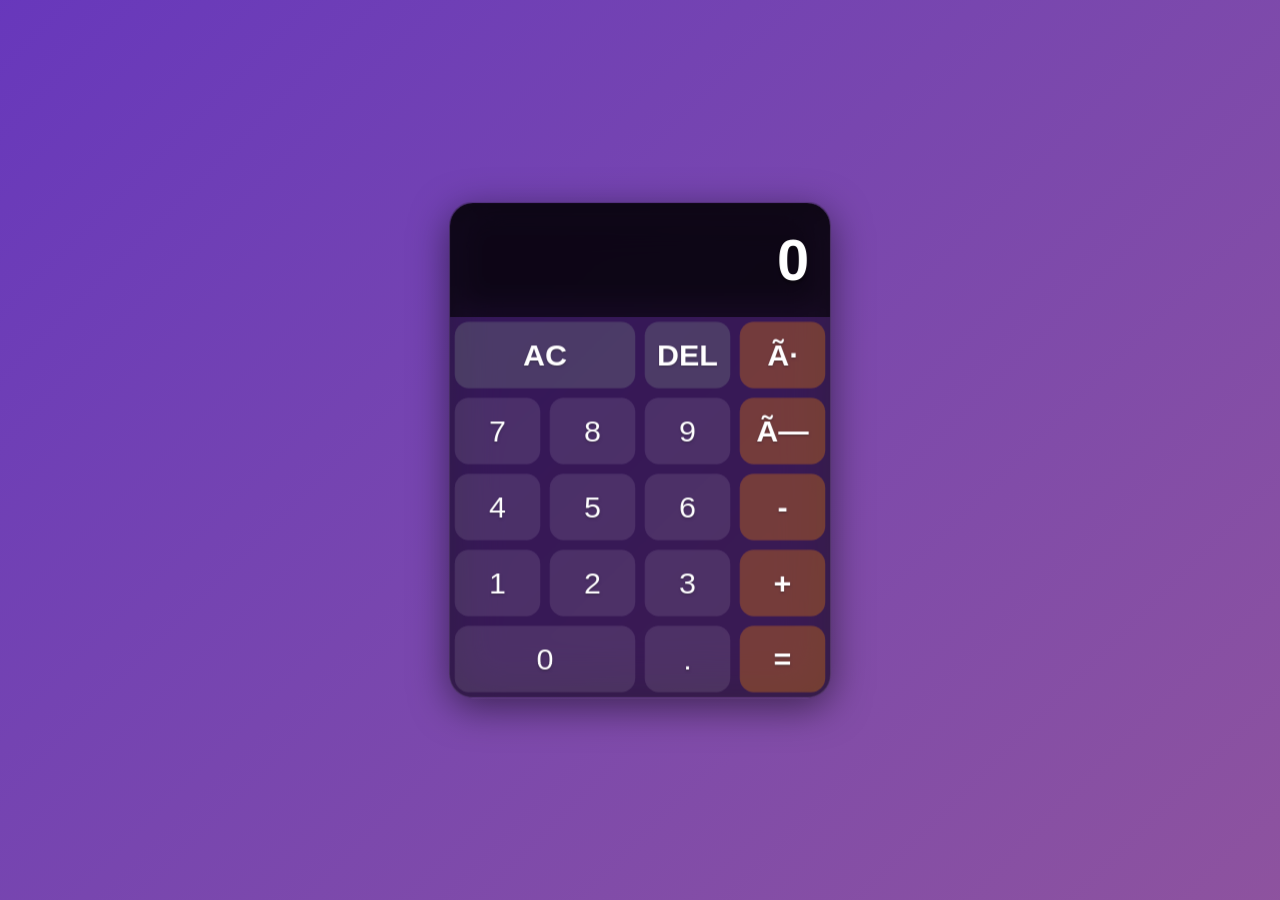
<file: calculator/index.html>
<!DOCTYPE html>
<html lang="en">
<head>
    <meta charset="UTF="UTF-8">
    <meta name="viewport" content="width=device-width, initial-scale=1.0">
    <title>Calculator</title>
    <link rel="stylesheet" href="style.css">
</head>
<body>
    <div class="calculator">
        <div class="display">
            <div class="previous-operand"></div>
            <div class="current-operand">0</div>
        </div>
        <button class="span-two clear">AC</button>
        <button class="delete">DEL</button>
        <button class="operation">÷</button>
        <button class="number">7</button>
        <button class="number">8</button>
        <button class="number">9</button>
        <button class="operation">×</button>
        <button class="number">4</button>
        <button class="number">5</button>
        <button class="number">6</button>
        <button class="operation">-</button>
        <button class="number">1</button>
        <button class="number">2</button>
        <button class="number">3</button>
        <button class="operation">+</button>
        <button class="span-two number">0</button>
        <button class="number">.</button>
        <button class="equals">=</button>
    </div>
    <script src="script.js"></script>
</body>
</html>
</file>
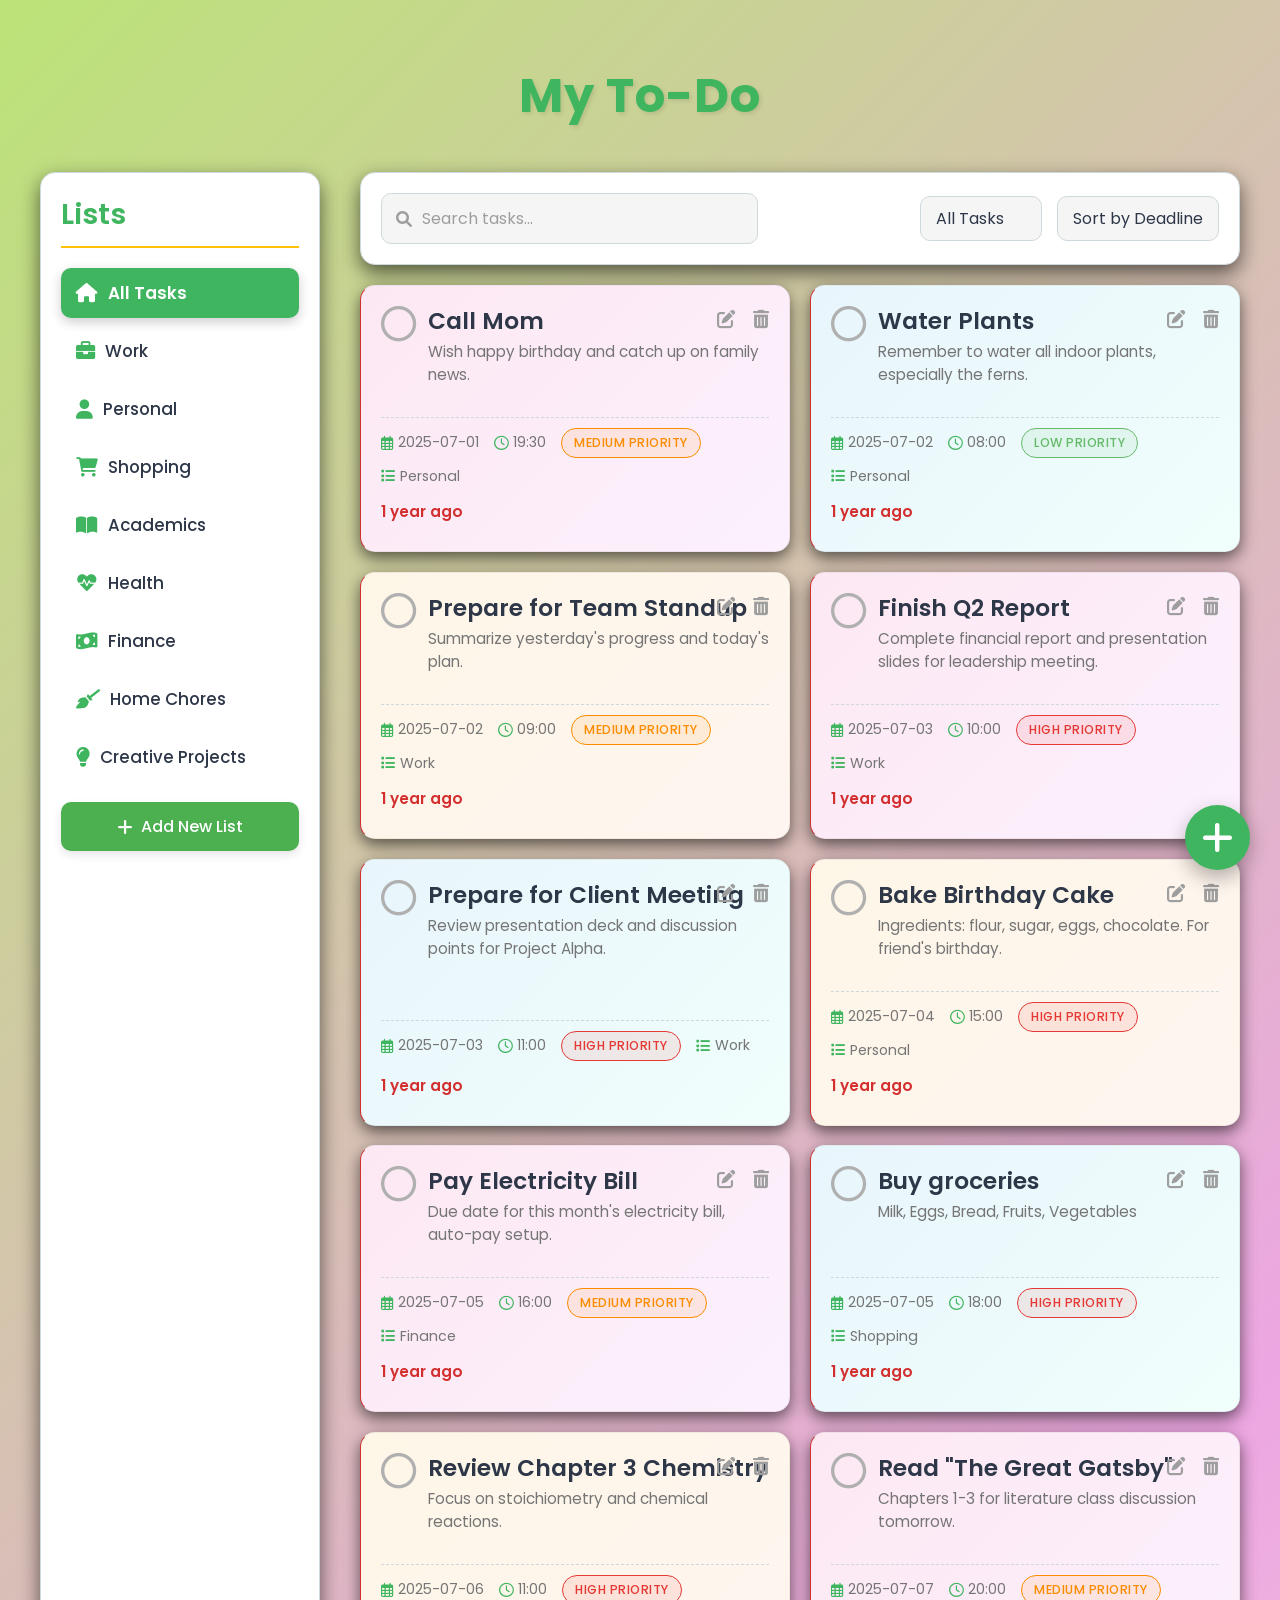
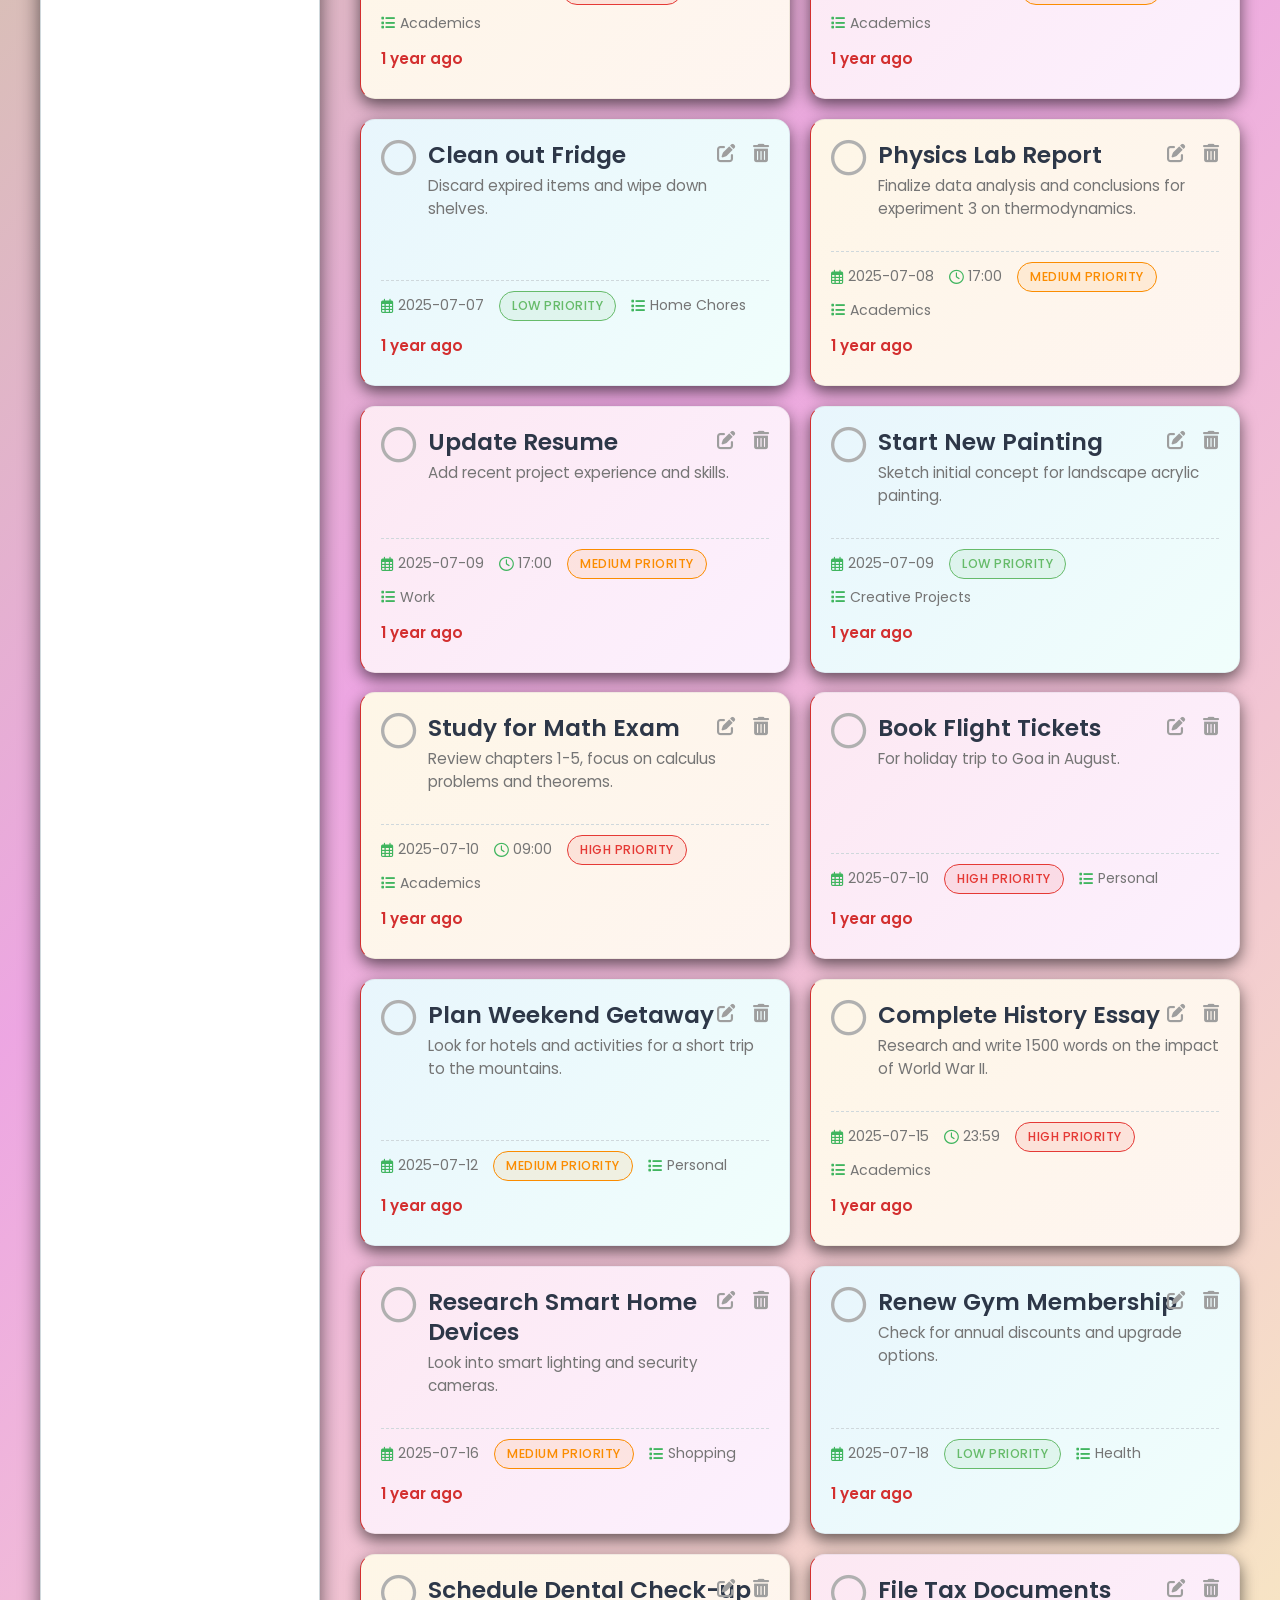
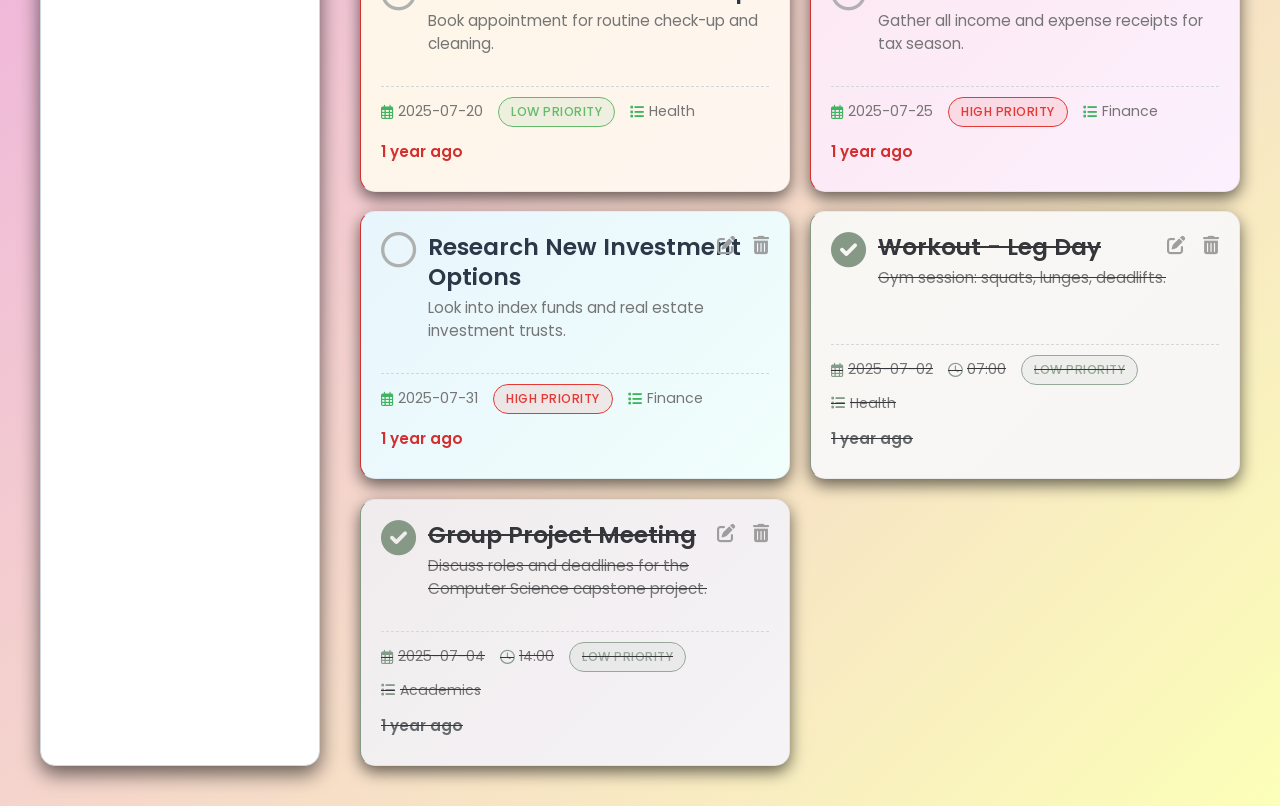
<file: to do/index.html>
<!DOCTYPE html>
<html lang="en">
<head>
    <meta charset="UTF-8">
    <meta name="viewport" content="width=device-width, initial-scale=1.0">
    <title>Vibrant To-Do App</title>
    <link rel="stylesheet" href="style.css">
    <link rel="stylesheet" href="https://cdnjs.cloudflare.com/ajax/libs/font-awesome/6.0.0-beta3/css/all.min.css">
</head>
<body>
    <div class="container">
        <header class="header">
            <h1>My To-Do</h1>
            </header>
        <main class="main-content">
            <aside class="sidebar">
                <h2>Lists</h2>
                <ul id="list-container" class="list-container">
                    </ul>
                <button id="add-list-button" class="add-list-button"><i class="fas fa-plus"></i> Add New List</button>
            </aside>

            <section class="task-section">
                <div class="controls">
                    <div class="search-bar">
                        <input type="text" id="search-input" placeholder="Search tasks..." aria-label="Search tasks">
                        <i class="fas fa-search"></i>
                    </div>
                    <div class="filter-sort-options">
                        <select id="filter-status" aria-label="Filter by status">
                            <option value="all">All Tasks</option>
                            <option value="active">Active</option>
                            <option value="completed">Completed</option>
                        </select>
                        <select id="sort-by" aria-label="Sort by">
                            <option value="deadline">Sort by Deadline</option>
                            <option value="priority">Sort by Priority</option>
                            <option value="status">Sort by Status</option>
                        </select>
                    </div>
                </div>

                <div id="task-list" class="task-list">
                    </div>

                <div class="no-tasks-message" id="no-tasks-message" style="display: none;">
                    No tasks to display. Add a new one!
                </div>
            </section>
        </main>

        <button id="add-task-btn" class="floating-action-button" aria-label="Add new task">
            <i class="fas fa-plus"></i>
        </button>

        <div id="task-modal" class="modal">
            <div class="modal-content">
                <span class="close-button" id="close-modal-btn">&times;</span>
                <h2 id="modal-title">Add New Task</h2>
                <form id="task-form" class="task-form">
                    <div class="form-group">
                        <label for="task-title">Title</label>
                        <input type="text" id="task-title" required>
                    </div>
                    <div class="form-group">
                        <label for="task-description">Description (Optional)</label>
                        <textarea id="task-description" rows="3"></textarea>
                    </div>
                    <div class="form-group-grid">
                        <div class="form-group">
                            <label for="task-due-date">Due Date</label>
                            <input type="date" id="task-due-date">
                        </div>
                        <div class="form-group">
                            <label for="task-due-time">Due Time (Optional)</label>
                            <input type="time" id="task-due-time">
                        </div>
                    </div>
                    <div class="form-group-grid">
                        <div class="form-group">
                            <label for="task-priority">Priority</label>
                            <select id="task-priority">
                                <option value="low">Low</option>
                                <option value="medium">Medium</option>
                                <option value="high">High</option>
                            </select>
                        </div>
                        <div class="form-group">
                            <label for="task-list-select">List</label>
                            <select id="task-list-select">
                                </select>
                        </div>
                    </div>
                    <button type="submit" id="form-submit-btn">Add Task</button>
                </form>
            </div>
        </div>
    </div>
    <script src="script.js"></script>
</body>
</html>
</file>
<file: calculator/style.css>
body {
    margin: 0;
    font-family: 'Segoe UI', Tahoma, Geneva, Verdana, sans-serif;
    /* Soft, Colorful Animated Background with multiple gradients */
    background:
        /* Top-left to bottom-right soft blue-purple gradient */
        linear-gradient(135deg, hwb(262 6% 20%), lab(62.63% 52.65 61.91)),
        /* Bottom-left to top-right soft teal-green gradient */
        linear-gradient(-45deg, #00c6ff, #fedc92);
    background-size: 400% 400%, 400% 400%; /* Make gradients much larger for expansive animation */
    background-position: 0% 50%, 100% 50%; /* Initial positions */
    animation: backgroundShift 25s ease infinite alternate,
               backgroundHueRotate 15s linear infinite; /* Two animations for subtle complexity */
    display: flex;
    justify-content: center;
    align-items: center;
    min-height: 100vh;
    overflow: hidden; /* Prevents scrollbars from the large animated background */
}

/* Keyframe animation for the main background shift */
@keyframes backgroundShift {
    0% {
        background-position: 0% 50%, 100% 50%;
    }
    50% {
        background-position: 100% 50%, 0% 50%;
    }
    100% {
        background-position: 0% 50%, 100% 50%;
    }
}

/* Additional keyframe animation for a subtle hue rotation on the background */
@keyframes backgroundHueRotate {
    0% { filter: hue-rotate(0deg); }
    100% { filter: hue-rotate(360deg); }
}

.calculator {
    display: grid;
    justify-content: center;
    align-content: center;
    grid-template-columns: repeat(4, 100px);
    grid-template-rows: minmax(120px, auto) repeat(5, 80px);
    /* Glassmorphism Effect with a DARK transparent background */
    background: rgba(0, 0, 0, 0.6); /* Dark semi-transparent black */
    backdrop-filter: blur(25px) saturate(150%); /* Stronger blur for depth */
    -webkit-backdrop-filter: blur(25px) saturate(150%); /* For Safari */
    border-radius: 25px; /* Even more rounded for a softer, modern look */
    border: 1px solid rgba(255, 255, 255, 0.1); /* Very subtle light border */
    box-shadow: 0 10px 40px 0 rgba(0, 0, 0, 0.5); /* Deeper, more diffused shadow */
    overflow: hidden; /* Ensures content respects border-radius */
    transform: scale(0.95); /* Slightly smaller initial scale */
    transition: transform 0.4s cubic-bezier(0.25, 0.8, 0.25, 1); /* Smoother transition */
}

.calculator:hover {
    transform: scale(1.02); /* Slight pop when hovering over the calculator */
    box-shadow: 0 15px 50px 0 rgba(0, 0, 0, 0.6); /* Enhanced shadow on hover */
}

/* Animations for all buttons */
.calculator > button {
    cursor: pointer;
    font-size: 2rem;
    border: none;
    outline: none;
    /* Button background for glassmorphism - dark transparent */
    background-color: rgba(255, 255, 255, 0.1); /* Very subtle transparent white for numbers */
    color: white; /* Default text color for buttons */
    text-shadow: 0 1px 2px rgba(0, 0, 0, 0.4); /* Subtle text shadow for readability */
    transition: background-color 0.2s ease-in-out, transform 0.1s ease-out, box-shadow 0.2s ease-in-out, color 0.2s ease-in-out;
    border-radius: 15px; /* Nicely rounded buttons */
    margin: 5px; /* Larger gap between buttons for visual separation */
    position: relative;
    overflow: hidden;
    z-index: 1;
}

/* Hover effect for buttons */
.calculator > button:hover {
    background-color: rgba(255, 255, 255, 0.2); /* Slightly more opaque on hover */
    transform: scale(1.1); /* More pronounced zoom effect */
    box-shadow: 0 0 30px rgba(255, 255, 255, 0.5); /* Stronger glow */
    z-index: 2;
}

/* Active (click) effect for buttons */
.calculator > button:active {
    transform: scale(0.9); /* Deeper press-in effect */
    box-shadow: inset 0 0 25px rgba(0, 0, 0, 0.6); /* Stronger inner shadow for depth */
    background-color: rgba(255, 255, 255, 0.05); /* Even more transparent on active */
}

.span-two {
    grid-column: span 2;
}

.display {
    grid-column: 1 / -1;
    /* Display background for glassmorphism - slightly darker blur */
    background: rgba(0, 0, 0, 0.4); /* Darker transparent for display */
    backdrop-filter: blur(18px); /* Slightly less blur than calculator body */
    -webkit-backdrop-filter: blur(18px);
    display: flex;
    flex-direction: column;
    align-items: flex-end;
    justify-content: space-around;
    padding: 25px 20px; /* More padding for a spacious feel */
    word-wrap: break-word;
    word-break: break-all;
    border-top-left-radius: 25px; /* Match calculator border-radius */
    border-top-right-radius: 25px; /* Match calculator border-radius */
    box-shadow: inset 0 8px 25px rgba(0, 0, 0, 0.5); /* Stronger inner shadow for display depth */
    color: white; /* Ensure text is visible */
    text-shadow: 0 2px 5px rgba(0, 0, 0, 0.6); /* Stronger text shadow for readability */
}

.display .previous-operand {
    color: rgba(255, 255, 255, .85); /* Brighter previous text */
    font-size: 1.9rem; /* Larger previous text */
}

.display .current-operand {
    color: white;
    font-size: 3.8rem; /* Larger current text for prominence */
    font-weight: bold;
    letter-spacing: 2px; /* More letter spacing */
}

/* Styling for operation and equals buttons - adjusted for glassmorphism */
.operation, .equals {
    background-color: rgba(255, 140, 0, 0.3) !important; /* Orange with more transparency */
    color: white;
    font-weight: bold;
}

.operation:hover, .equals:hover {
    background-color: rgba(255, 165, 0, 0.5) !important; /* Lighter orange on hover */
    box-shadow: 0 0 30px rgba(255, 140, 0, 0.8); /* Stronger orange glow */
}

.operation:active, .equals:active {
    background-color: rgba(204, 112, 0, 0.2) !important; /* Darker orange on active */
}

/* Styling for clear and delete buttons - adjusted for glassmorphism */
.clear, .delete {
    background-color: rgba(127, 140, 141, 0.3) !important; /* Gray with more transparency */
    color: white;
    font-weight: bold;
}

.clear:hover, .delete:hover {
    background-color: rgba(149, 165, 166, 0.5) !important; /* Lighter gray on hover */
    box-shadow: 0 0 25px rgba(127, 140, 141, 0.6); /* Gray glow */
}

.clear:active, .delete:active {
    background-color: rgba(98, 110, 111, 0.2) !important; /* Darker gray on active */
}
</file>
<file: to do/style.css>
@import url('https://fonts.googleapis.com/css2?family=Poppins:wght@300;400;500;600;700&display=swap');

:root {
    /* Vibrant, Simple Color Palette */
    --bg-primary: hwb(207 58% 7%); /* Soft Pinkish-Purple */
    --bg-secondary: #E3F2FD; /* Lighter Blue */
    --card-background: #ffffff; /* White (used for sidebar/controls, NOT task items now) */
    --text-color: #2D3748; /* Dark text */
    --heading-color: hsl(136, 48%, 48%); /* Deeper Blue */
    --accent-color-1: #FFC107; /* Amber */
    --accent-color-2: #4CAF50; /* Green */
    --shadow-light: rgba(0, 0, 0, 0.589); /* Soft shadow */
    --border-light: #CFD8DC; /* Light grey */
    --input-bg: #F5F5F5; /* Light grey for input fields */

    /* Priority Colors */
    --priority-high: #E53935; /* Red */
    --priority-medium: #FB8C00; /* Orange */
    --priority-low: #66BB6A; /* Green */

    /* Overdue Color */
    --overdue-color: #D32F2F; /* Darker Red for overdue status */

    /* New task item background gradients */
    --task-bg-gradient-1: linear-gradient(135deg, hsl(330, 80%, 95%), hsl(290, 90%, 97%)); /* Light pink/purple */
    --task-bg-gradient-2: linear-gradient(135deg, hsl(200, 80%, 95%), hsl(170, 90%, 97%)); /* Light blue/teal */
    --task-bg-gradient-3: linear-gradient(135deg, hsl(40, 90%, 95%), hsl(20, 90%, 97%));   /* Light orange/peach */
}

/* Base Styles */
* {
    box-sizing: border-box;
    margin: 0;
    padding: 0;
    font-family: 'Poppins', sans-serif; /* Ensure font consistency */
}

body {
    /* More pronounced linear gradient for a beautiful background */
    background: linear-gradient(135deg, hwb(82 47% 11%) 0%, hsl(309, 66%, 79%) 50%, hsl(63, 100%, 86%) 100%);
    color: var(--text-color);
    transition: background 0.5s ease;
    min-height: 100vh;
    display: flex;
    justify-content: center;
    align-items: flex-start;
    padding: 20px;
    font-size: 16px; /* Base font size */
}

/* Custom Scrollbar */
::-webkit-scrollbar {
    width: 8px;
    height: 8px;
}

::-webkit-scrollbar-track {
    background: var(--input-bg);
    border-radius: 10px;
}

::-webkit-scrollbar-thumb {
    background: var(--heading-color); /* Matches heading color */
    border-radius: 10px;
}

::-webkit-scrollbar-thumb:hover {
    background: var(--accent-color-1); /* Accent on hover */
}

/* Container */
.container {
    display: flex;
    flex-direction: column;
    width: 100%;
    max-width: 1200px;
    background-color: transparent;
}

/* Header */
.header {
    display: flex;
    justify-content: center; /* Center the title */
    align-items: center;
    padding: 20px 0;
    margin-bottom: 20px;
}

.header h1 {
    font-size: 3.0rem; /* Slightly larger for prominence */
    font-weight: 700;
    color: var(--heading-color);
    text-shadow: 2px 2px 4px rgba(0,0,0,0.1);
    letter-spacing: 1px; /* Slight letter spacing */
}

/* Main Content Layout */
.main-content {
    display: flex;
    flex-direction: column;
    gap: 20px;
}

/* Sidebar */
.sidebar {
    background-color: var(--card-background);
    padding: 20px;
    border-radius: 15px;
    box-shadow: 0 8px 20px var(--shadow-light);
    transition: background-color 0.3s ease, box-shadow 0.3s ease;
    border: 1px solid var(--border-light);
}

.sidebar h2 {
    font-size: 1.8rem;
    font-weight: 600;
    margin-bottom: 20px;
    color: var(--heading-color);
    border-bottom: 2px solid var(--accent-color-1);
    padding-bottom: 10px;
}

.list-container {
    list-style: none;
    margin-bottom: 20px;
}

.list-item {
    display: flex;
    align-items: center;
    padding: 12px 15px;
    margin-bottom: 8px;
    border-radius: 10px;
    cursor: pointer;
    color: var(--text-color);
    transition: background-color 0.2s ease, transform 0.2s ease, box-shadow 0.2s ease, color 0.2s ease;
    font-weight: 500;
    font-size: 1.05rem; /* Consistent font size */
    position: relative; /* Needed for pseudo-element for blink */
    overflow: hidden; /* To contain the blink pseudo-element */
}

.list-item i {
    margin-right: 10px;
    font-size: 1.2rem; /* Slightly larger icon */
    color: var(--heading-color);
}

/* Enhanced Blinking Effect for list items */
.list-item:hover {
    transform: translateX(5px);
    box-shadow: 0 4px 12px rgba(0, 0, 0, 0.1);
    /* Blinking effect on hover - more noticeable with background and text color */
    animation: listItemBlink 0.8s infinite alternate;
}

/* The active list item remains visually distinct */
.list-item.active {
    background-color: var(--heading-color);
    color: white;
    box-shadow: 0 4px 12px rgba(0, 0, 0, 0.2);
    font-weight: 600;
    /* Gentle pulse for active list item */
    animation: activeListItemPulse 2s infinite ease-in-out;
}

.list-item.active i {
    color: white;
}

/* Keyframes for the blinking/pulsing effect on list item hover */
@keyframes listItemBlink {
    0% {
        background-color: var(--bg-secondary);
        color: var(--text-color);
    }
    50% {
        background-color: var(--accent-color-1); /* Amber */
        color: #fff; /* White text for contrast */
    }
    100% {
        background-color: var(--bg-secondary);
        color: var(--text-color);
    }
}


/* Keyframes for the active list item pulse */
@keyframes activeListItemPulse {
    0% { transform: scale(1); box-shadow: 0 4px 12px rgba(0, 0, 0, 0.2); }
    50% { transform: scale(1.01); box-shadow: 0 6px 15px rgba(0, 0, 0, 0.3); }
    100% { transform: scale(1); box-shadow: 0 4px 12px rgba(0, 0, 0, 0.2); }
}


.add-list-button {
    background-color: var(--accent-color-2);
    color: white;
    border: none;
    padding: 12px 15px;
    border-radius: 10px;
    cursor: pointer;
    font-size: 1rem;
    font-weight: 500;
    width: 100%;
    display: flex;
    align-items: center;
    justify-content: center;
    transition: background-color 0.2s ease, transform 0.2s ease, box-shadow 0.2s ease;
    box-shadow: 0 4px 10px rgba(0, 0, 0, 0.1);
}

.add-list-button:hover {
    background-color: #5CB85C; /* Slightly darker green */
    transform: translateY(-3px);
    box-shadow: 0 6px 15px rgba(0, 0, 0, 0.15);
}

.add-list-button i {
    margin-right: 8px;
    font-size: 1.1rem;
}

/* Task Section */
.task-section {
    flex: 1;
}

.controls {
    background-color: var(--card-background);
    padding: 20px;
    border-radius: 15px;
    box-shadow: 0 8px 20px var(--shadow-light);
    margin-bottom: 20px;
    display: flex;
    flex-direction: column;
    gap: 15px;
    transition: background-color 0.3s ease, box-shadow 0.3s ease;
    border: 1px solid var(--border-light);
    /* Ensure elements are aligned nicely within controls */
    align-items: center;
    justify-content: space-between;
}

.search-bar {
    position: relative;
    width: 100%;
}

.search-bar input {
    width: 100%;
    padding: 12px 15px 12px 40px;
    border: 1px solid var(--border-light);
    border-radius: 10px;
    background-color: var(--input-bg);
    color: var(--text-color);
    font-size: 1rem;
    transition: border-color 0.2s ease, background-color 0.2s ease, box-shadow 0.2s ease;
}

.search-bar input::placeholder {
    color: #9E9E9E;
}

.search-bar input:focus {
    outline: none;
    border-color: var(--heading-color);
    box-shadow: 0 0 0 3px rgba(63, 81, 181, 0.3);
}

.search-bar i {
    position: absolute;
    left: 15px;
    top: 50%;
    transform: translateY(-50%);
    color: #9E9E9E;
}

.filter-sort-options {
    display: flex;
    gap: 15px;
    width: 100%;
    justify-content: flex-end;
}

.filter-sort-options select {
    padding: 10px 15px;
    border: 1px solid var(--border-light);
    border-radius: 10px;
    background-color: var(--input-bg);
    color: var(--text-color);
    font-size: 1rem;
    cursor: pointer;
    appearance: none;
    background-image: url('data:image/svg+xml;charset=UTF-8,%3Csvg%20xmlns%3D%22http%3A%2F%2Fwww.w3.org%2F2000%2Fsvg%22%20width%3D%2212%22%20height%3D%2212%20viewBox%3D%220%200%2012%2012%22%3E%3Cpath%20fill%3D%22%232d3748%22%20d%3D%22M7%209.5L5%207.5L3%209.5H7z%22%2F%3E%3C%2Fsvg%3E');
    background-repeat: no-repeat;
    background-position: right 10px center;
    background-size: 10px;
    transition: border-color 0.2s ease, background-color 0.2s ease, box-shadow 0.2s ease;
}

.filter-sort-options select:focus {
    outline: none;
    border-color: var(--heading-color);
    box-shadow: 0 0 0 3px rgba(63, 81, 181, 0.3);
}

/* Task List */
.task-list {
    display: grid;
    grid-template-columns: repeat(auto-fit, minmax(280px, 1fr));
    gap: 20px;
}

.no-tasks-message {
    text-align: center;
    padding: 40px 20px;
    color: #757575;
    font-size: 1.2rem;
    font-weight: 500;
    background-color: var(--card-background);
    border-radius: 15px;
    box-shadow: 0 4px 12px var(--shadow-light);
    margin-top: 20px;
}

/* Task Item Card - NOW WITH GRADIENT BACKGROUNDS */
.task-item {
    background-color: var(--card-background); /* Fallback */
    /* Dynamic background gradients */
    background-image: var(--task-bg-gradient-1); /* Default gradient */
    padding: 20px;
    border-radius: 15px;
    box-shadow: 0 6px 16px var(--shadow-light);
    display: flex;
    flex-direction: column;
    justify-content: space-between;
    position: relative;
    overflow: hidden;
    transition: background-image 0.3s ease, box-shadow 0.3s ease, transform 0.3s ease, border-left-color 0.3s ease, border-color 0.3s ease;
    border-left: 6px solid transparent; /* Keeps the border indicator */
    border: 1px solid rgba(0,0,0,0.05); /* Soft outer border */
}

/* Assign different gradients for visual variety */
.task-item:nth-child(3n+1) {
    background-image: var(--task-bg-gradient-1);
}
.task-item:nth-child(3n+2) {
    background-image: var(--task-bg-gradient-2);
}
.task-item:nth-child(3n+3) {
    background-image: var(--task-bg-gradient-3);
}


.task-item:hover {
    transform: translateY(-8px) scale(1.02); /* More noticeable lift and subtle scale */
    box-shadow: 0 10px 25px var(--shadow-light), 0 0 0 4px var(--accent-color-1) inset; /* Prominent inner glow */
}

.task-item.completed {
    opacity: 0.8;
    text-decoration: line-through;
    filter: grayscale(80%);
    border-left-color: var(--accent-color-2); /* Green for completed */
}

.task-item.overdue {
    border-left-color: var(--overdue-color); /* Red for overdue */
}

.task-content {
    display: flex;
    align-items: flex-start;
    margin-bottom: 15px;
}

.task-toggle-button {
    background: none;
    border: none;
    cursor: pointer;
    font-size: 2.2rem; /* Slightly larger icon */
    margin-right: 12px;
    color: #B0B0B0;
    transition: color 0.2s ease, transform 0.2s ease;
    padding: 0;
    line-height: 1;
}

.task-toggle-button:hover {
    transform: scale(1.15);
    color: var(--heading-color);
}

.task-item.completed .task-toggle-button {
    color: var(--accent-color-2);
}

.task-item.completed .task-toggle-button:hover {
    color: #4CAF50;
}

.task-title {
    font-size: 1.45rem; /* Consistent font size */
    font-weight: 600;
    color: var(--text-color);
    margin-bottom: 5px;
    word-break: break-word;
    line-height: 1.3;
}

.task-description {
    font-size: 0.95rem; /* Consistent font size */
    color: #757575;
    word-break: break-word;
    line-height: 1.5;
}

.task-meta {
    display: flex;
    flex-wrap: wrap;
    align-items: center;
    font-size: 0.88rem; /* Consistent font size */
    color: #757575;
    margin-top: 15px;
    padding-top: 10px;
    border-top: 1px dashed var(--border-light);
}

.task-meta span {
    display: flex;
    align-items: center;
    margin-right: 15px;
    margin-bottom: 8px;
}

.task-meta span i {
    margin-right: 5px;
    color: var(--heading-color);
}

.priority-label {
    padding: 5px 12px;
    border-radius: 20px;
    font-weight: 500;
    font-size: 0.78rem; /* Consistent font size */
    border: 1px solid;
    text-transform: uppercase;
    letter-spacing: 0.5px;
}

.priority-label.high {
    color: var(--priority-high);
    border-color: var(--priority-high);
    background-color: rgba(229, 57, 53, 0.1);
}
.priority-label.medium {
    color: var(--priority-medium);
    border-color: var(--priority-medium);
    background-color: rgba(251, 140, 0, 0.1);
}
.priority-label.low {
    color: var(--priority-low);
    border-color: var(--priority-low);
    background-color: rgba(102, 187, 106, 0.1);
}

/* Style for the new time information (countdown/age) */
.time-info {
    font-weight: 600;
    font-size: 0.95rem; /* Consistent font size */
    margin-top: 5px;
    width: 100%;
    display: block;
    color: #546E7A;
}
.time-info.due-in {
    color: var(--heading-color); /* Blue for upcoming */
}
.time-info.overdue {
    color: var(--overdue-color); /* Red for overdue */
}


.task-actions {
    position: absolute;
    top: 15px;
    right: 15px;
    display: flex;
    gap: 8px;
}

.action-button {
    background: none;
    border: none;
    cursor: pointer;
    color: #9E9E9E;
    font-size: 1.15rem; /* Consistent font size */
    padding: 5px;
    border-radius: 5px;
    transition: color 0.2s ease, background-color 0.2s ease, transform 0.2s ease;
}

.action-button:hover {
    transform: scale(1.15);
    background-color: rgba(0, 0, 0, 0.07);
}

.action-button.edit:hover {
    color: #2196F3; /* Blue */
}
.action-button.delete:hover {
    color: var(--priority-high); /* Red */
}

/* Floating Action Button */
.floating-action-button {
    position: fixed;
    bottom: 30px;
    right: 30px;
    background-color: var(--heading-color);
    color: white;
    border: none;
    border-radius: 50%;
    width: 65px;
    height: 65px;
    font-size: 2.2rem;
    display: flex;
    justify-content: center;
    align-items: center;
    cursor: pointer;
    box-shadow: 0 8px 20px rgba(0, 0, 0, 0.3);
    transition: background-color 0.3s ease, transform 0.4s cubic-bezier(0.68, -0.55, 0.27, 1.55), box-shadow 0.3s ease; /* More dramatic transform */
    z-index: 1000;
}

.floating-action-button:hover {
    background-color: var(--accent-color-1); /* Amber on hover */
    transform: translateY(-12px) rotate(20deg); /* More pronounced lift and rotation */
    box-shadow: 0 15px 35px rgba(0, 0, 0, 0.5); /* Stronger shadow */
}

/* Modal */
.modal {
    display: none;
    position: fixed;
    z-index: 1001;
    left: 0;
    top: 0;
    width: 100%;
    height: 100%;
    overflow: auto;
    background-color: rgba(0, 0, 0, 0.6);
    display: flex;
    justify-content: center;
    align-items: center;
    opacity: 0;
    transition: opacity 0.3s ease-in-out;
    pointer-events: none;
}

.modal.show {
    opacity: 1;
    pointer-events: auto;
}

.modal-content {
    background-color: var(--card-background);
    padding: 30px;
    border-radius: 15px;
    box-shadow: 0 10px 25px var(--shadow-light);
    width: 90%;
    max-width: 550px;
    position: relative;
    transform: translateY(-100px); /* Start higher for a more noticeable drop */
    transition: background-color 0.3s ease, box-shadow 0.3s ease, transform 0.5s cubic-bezier(0.175, 0.885, 0.32, 1.275); /* Springy entrance */
    border: 1px solid var(--border-light);
}

.modal.show .modal-content {
    transform: translateY(0);
}

.close-button {
    color: #aaa;
    position: absolute;
    top: 15px;
    right: 20px;
    font-size: 32px;
    font-weight: bold;
    cursor: pointer;
    transition: color 0.2s ease, transform 0.2s ease;
}

.close-button:hover,
.close-button:focus {
    color: var(--heading-color);
    text-decoration: none;
    transform: rotate(90deg);
}

.modal-content h2 {
    font-size: 2rem; /* Consistent font size */
    font-weight: 600;
    margin-bottom: 25px;
    color: var(--text-color);
    text-align: center;
    border-bottom: 2px solid var(--accent-color-1);
    padding-bottom: 15px;
}

.task-form .form-group {
    margin-bottom: 18px;
}

.task-form label {
    display: block;
    margin-bottom: 8px;
    font-weight: 500;
    color: var(--text-color);
    font-size: 1.05rem; /* Consistent font size */
}

.task-form input[type="text"],
.task-form input[type="date"],
.task-form input[type="time"],
.task-form textarea,
.task-form select {
    width: 100%;
    padding: 12px;
    border: 1px solid var(--border-light);
    border-radius: 10px;
    background-color: var(--input-bg);
    color: var(--text-color);
    font-size: 1rem; /* Consistent font size */
    transition: border-color 0.2s ease, background-color 0.2s ease, box-shadow 0.2s ease;
}

.task-form input:focus,
.task-form textarea:focus,
.task-form select:focus {
    outline: none;
    border-color: var(--heading-color);
    box-shadow: 0 0 0 4px rgba(63, 81, 181, 0.3);
}

.task-form .form-group-grid {
    display: grid;
    grid-template-columns: 1fr;
    gap: 20px;
    margin-bottom: 18px;
}

.task-form button[type="submit"] {
    background-color: var(--heading-color);
    color: white;
    border: none;
    padding: 14px 20px;
    border-radius: 10px;
    cursor: pointer;
    font-size: 1.2rem; /* Consistent font size */
    font-weight: 600;
    width: 100%;
    transition: background-color 0.3s ease, transform 0.2s ease, box-shadow 0.2s ease;
    box-shadow: 0 4px 10px rgba(0, 0, 0, 0.1);
}

.task-form button[type="submit"]:hover {
    background-color: var(--accent-color-1);
    transform: translateY(-3px);
    box-shadow: 0 6px 15px rgba(0, 0, 0, 0.15);
}

/* Responsive adjustments */
@media (min-width: 768px) {
    .main-content {
        flex-direction: row;
    }

    .sidebar {
        flex: 0 0 280px;
        margin-right: 20px;
        margin-bottom: 0;
        min-height: calc(100vh - 100px);
    }

    .controls {
        flex-direction: row;
        justify-content: space-between;
        align-items: center; /* Ensure vertical alignment of search and filters */
    }

    .search-bar {
        width: 45%;
    }

    .filter-sort-options {
        width: auto;
    }

    .task-form .form-group-grid {
        grid-template-columns: 1fr 1fr;
    }
}

@media (min-width: 1024px) {
    .container {
        padding: 20px 0;
    }
    .task-list {
        grid-template-columns: repeat(auto-fit, minmax(320px, 1fr));
    }
}

/* Animations for task items (for add/delete) */
.task-item.entering {
    animation: fadeInSlideUpScale 0.5s ease-out forwards, taskItemPopIn 0.3s ease-out 0.2s forwards; /* Enhanced animation with pop */
}

.task-item.leaving {
    animation: fadeOutSlideLeft 0.4s ease-in forwards;
}

@keyframes fadeInSlideUpScale {
    from {
        opacity: 0;
        transform: translateY(20px) scale(0.95);
    }
    to {
        opacity: 1;
        transform: translateY(0) scale(1);
    }
}

@keyframes taskItemPopIn {
    0% { transform: scale(0.95); }
    80% { transform: scale(1.02); } /* Slight overshoot */
    100% { transform: scale(1); }
}

@keyframes fadeOutSlideLeft {
    from {
        opacity: 1;
        transform: translateX(0);
        height: auto;
        padding: 20px;
        margin-bottom: 20px;
    }
    to {
        opacity: 0;
        transform: translateX(-50px);
        height: 0;
        padding: 0;
        margin-bottom: 0;
        overflow: hidden;
    }
}

/* Reminder notification style */
.reminder-notification {
    position: fixed;
    bottom: 20px;
    left: 50%;
    transform: translateX(-50%);
    background-color: var(--heading-color);
    color: white;
    padding: 15px 25px;
    border-radius: 8px;
    box-shadow: 0 5px 15px rgba(0, 0, 0, 0.3);
    z-index: 2000;
    display: flex;
    align-items: center;
    gap: 10px;
    pointer-events: none;
    opacity: 0;
    transform: translate(-50%, 50px);
    font-size: 1rem; /* Consistent font size */
}

.reminder-notification.slideInUp {
    animation: slideInUp 0.5s ease-out forwards;
}

.reminder-notification.fadeOut {
    animation: fadeOut 0.5s ease-in forwards;
}

.reminder-notification .close-btn {
    background: none;
    border: none;
    color: white;
    font-size: 1.2rem;
    cursor: pointer;
    margin-left: 10px;
    pointer-events: auto;
    opacity: 0.8;
    transition: opacity 0.2s ease;
}
.reminder-notification .close-btn:hover {
    opacity: 1;
}

@keyframes slideInUp {
    from {
        opacity: 0;
        transform: translate(-50%, 50px);
    }
    to {
        opacity: 1;
        transform: translate(-50%, 0);
    }
}

@keyframes fadeOut {
    to {
        opacity: 0;
        visibility: hidden;
    }
}
</file>
